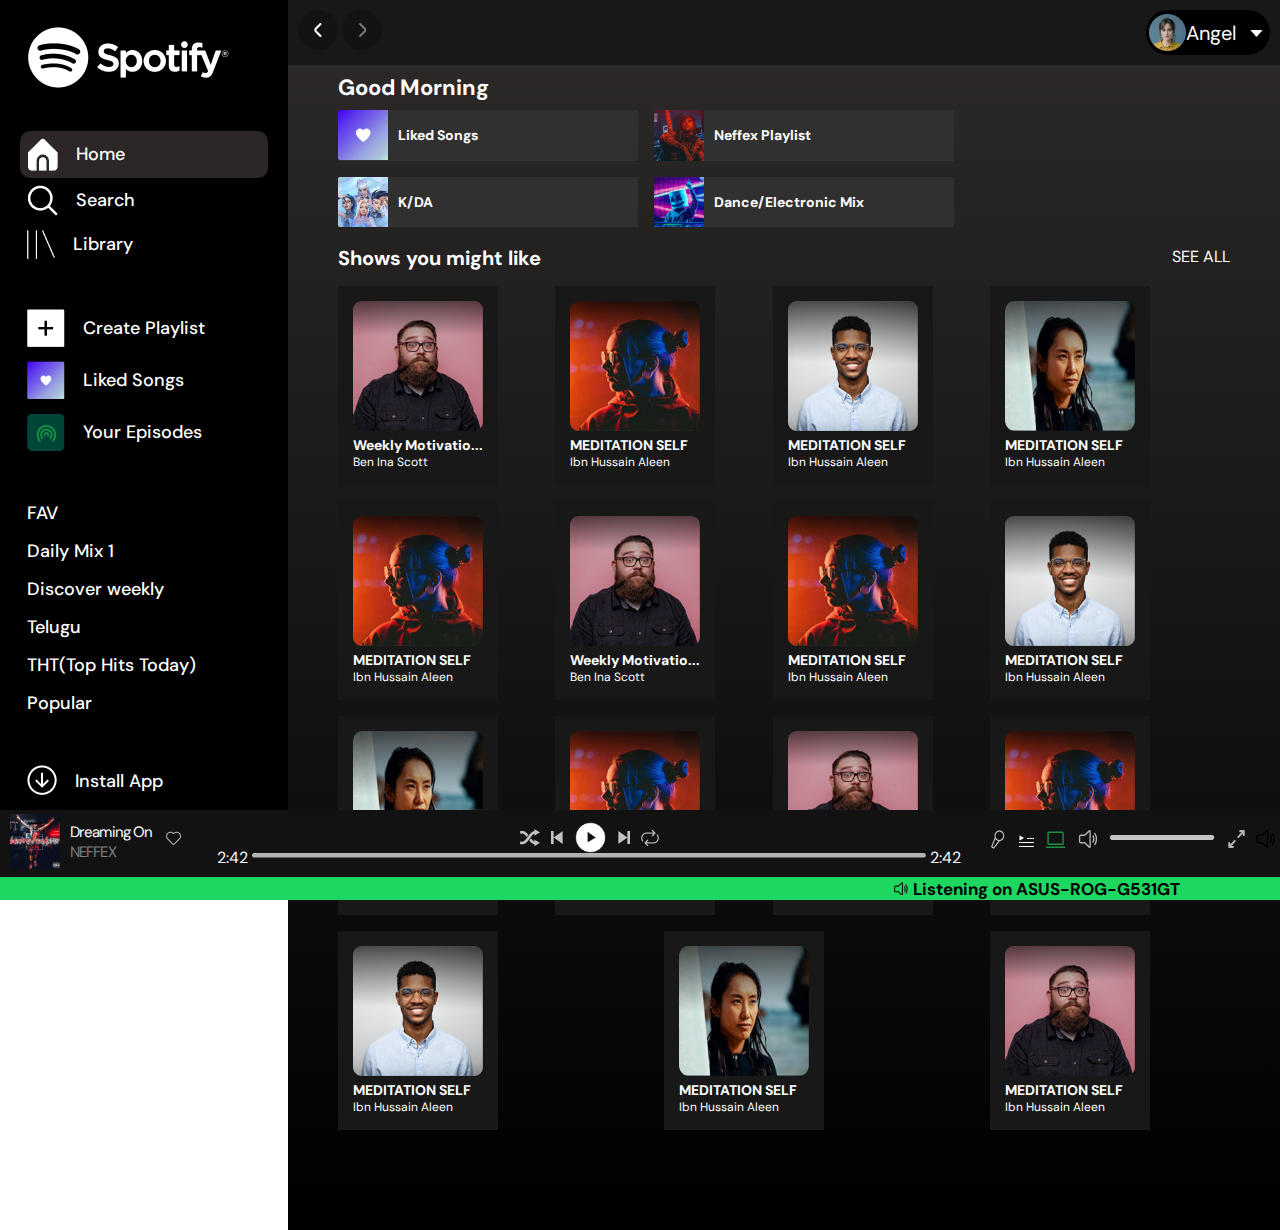
<file: index.html>
<!DOCTYPE html>
<html lang="en">

<head>
    <meta charset="UTF-8">
    <meta name="viewport" content="width=device-width, initial-scale=1.0">
    <title>Spotify(Clone!!!)</title>
    <link rel="stylesheet" href="./style.css" />
    <!-- <link href="https://cdn.jsdelivr.net/npm/bootstrap@5.3.1/dist/css/bootstrap.min.css" rel="stylesheet"
        integrity="sha384-4bw+/aepP/YC94hEpVNVgiZdgIC5+VKNBQNGCHeKRQN+PtmoHDEXuppvnDJzQIu9" crossorigin="anonymous"> -->
</head>

<body>
    <main class="body">
        <nav class="sidebar">
            <div class="main-logo">
                <a href="#"><img src="./Icons/Spotify logo.png" alt=""></a>
            </div>

            <div class="nav">
                <a href="#" style="background-color: rgb(44, 38, 38);border-radius: 10px;"><img src="./Icons/Home.png">
                    <p>Home</p>
                </a>
                <a href="#"><img src="./Icons/Search.png">
                    <p>Search</p>
                </a>
                <a href="#"><img src="./Icons/Your library.png" alt="">
                    <p>Library</p>
                </a>
            </div>

            <div class="personal">
                <a href="./playlist.html"><img src="./Icons/plus.png" alt="">
                    <p>Create Playlist</p>
                </a>
                <a href="#"><img src="./Icons/purpleheart.png" alt="">
                    <span>Liked Songs</span>
                </a>
                <a href="#"><img src="./Icons/hotspot.png" alt="">
                    <span>Your Episodes</span>
                </a>
            </div>

            <div class="recents">
                <div>
                    <a href="#">FAV</a>
                </div>
                <div>
                    <a href="#">Daily Mix 1</a>
                </div>
                <div>
                    <a href="#">Discover weekly</a>
                </div>
                <div>
                    <a href="#">Telugu</a>
                </div>
                <div>
                    <a href="#">THT(Top Hits Today)</a>
                </div>
                <div>
                    <a href="#">Popular</a>
                </div>
            </div>

            <div class="install">
                <a href="#">
                    <img src="./Icons/download.png" alt="">
                    <span>Install App</span>
                </a>
            </div>
        </nav>

        <main class="hero">
            <div class="head">
                <div class="direction">
                    <a href="#">
                        <img src="./Icons/backward.png" alt="">
                    </a>
                    <a href="#">
                        <img src="./Icons/forward.png" alt="">
                    </a>
                </div>
                <div class="user">
                    <a href="#">
                        <img src="./Icons/imgs/profile.png" alt="">
                        <span style="margin-right:10px ;">Angel</span>
                        <img src="./Icons/down.png" alt="">
                    </a>
                </div>
            </div>
            <div class="welcome">
                <h1>Good Morning</h1>
                <div class="Liked">
                    <div class="liked">
                        <img src="Icons/imgs/Purple-big.png" alt="" />
                        <h2>Liked Songs</h2>
                    </div>

                    <div class="liked">
                        <img src="Icons/imgs/man.png" alt="" />
                        <h2>Neffex Playlist</h2>
                    </div>

                    <div class="liked">
                        <img src="Icons/imgs/KDA.png" alt="" />
                        <h2>K/DA</h2>
                    </div>
                    <div class="liked">
                        <img src="Icons/imgs/marshmellow.png" alt="" />
                        <h2>Dance/Electronic Mix</h2>
                    </div>
                </div>
            </div>

            <div class="shows">
                <div>
                    <h1>Shows you might like</h1>
                    <a href="playlist.html">See all</a>

                </div>

                <div class="showsCards">
                    <div class="showCard card21">
                        <img src="Icons/imgs/Rectangle 21.png" alt="" />
                        <h2>Weekly Motivatio...</h2>
                        <p>Ben Ina Scott</p>
                    </div>
                    <div class="showCard card22">
                        <img src="Icons/imgs/Rectangle 22.png" alt="" />
                        <h2>MEDITATION SELF</h2>
                        <p>Ibn Hussain Aleen</p>
                    </div>

                    <div class="showCard card23">
                        <img src="Icons/imgs/Rectangle 23.png" alt="" />
                        <h2>MEDITATION SELF</h2>
                        <p>Ibn Hussain Aleen</p>
                    </div>

                    <div class="showCard card16">
                        <img src="Icons/imgs/Rectangle 16.png" alt="" />
                        <h2>MEDITATION SELF</h2>
                        <p>Ibn Hussain Aleen</p>
                    </div>

                    <div class="showCard card22">
                        <img src="Icons/imgs/Rectangle 22.png" alt="" />
                        <h2>MEDITATION SELF</h2>
                        <p>Ibn Hussain Aleen</p>
                    </div>
                    <div class="showCard card21">
                        <img src="Icons/imgs/Rectangle 21.png" alt="" />
                        <h2>Weekly Motivatio...</h2>
                        <p>Ben Ina Scott</p>
                    </div>
                    <div class="showCard card22">
                        <img src="Icons/imgs/Rectangle 22.png" alt="" />
                        <h2>MEDITATION SELF</h2>
                        <p>Ibn Hussain Aleen</p>
                    </div>

                    <div class="showCard card23">
                        <img src="Icons/imgs/Rectangle 23.png" alt="" />
                        <h2>MEDITATION SELF</h2>
                        <p>Ibn Hussain Aleen</p>
                    </div>
                    <div class="showCard card16">
                        <img src="Icons/imgs/Rectangle 16.png" alt="" />
                        <h2>MEDITATION SELF</h2>
                        <p>Ibn Hussain Aleen</p>
                    </div>

                    <div class="showCard card22">
                        <img src="Icons/imgs/Rectangle 22.png" alt="" />
                        <h2>MEDITATION SELF</h2>
                        <p>Ibn Hussain Aleen</p>
                    </div>
                    <div class="showCard card21">
                        <img src="Icons/imgs/Rectangle 21.png" alt="" />
                        <h2>Weekly Motivatio...</h2>
                        <p>Ben Ina Scott</p>
                    </div>
                    <div class="showCard card22">
                        <img src="Icons/imgs/Rectangle 22.png" alt="" />
                        <h2>MEDITATION SELF</h2>
                        <p>Ibn Hussain Aleen</p>
                    </div>

                    <div class="showCard card23">
                        <img src="Icons/imgs/Rectangle 23.png" alt="" />
                        <h2>MEDITATION SELF</h2>
                        <p>Ibn Hussain Aleen</p>
                    </div>

                    <div class="showCard card16">
                        <img src="Icons/imgs/Rectangle 16.png" alt="" />
                        <h2>MEDITATION SELF</h2>
                        <p>Ibn Hussain Aleen</p>
                    </div>

                    <div class="showCard card21">
                        <img src="Icons/imgs/Rectangle 21.png" alt="" />
                        <h2>MEDITATION SELF</h2>
                        <p>Ibn Hussain Aleen</p>
                    </div>

                </div>
            </div>
            <div class="dummy" style="height: 100px;"></div>
        </main>

        <footer>
            <div class="playback">
                <div class="current-song">
                    <img src="./Icons/imgs/playing-img.png" alt="" width="50">
                    <div>
                        <p>Dreaming On</p>
                        <p style="color: grey !important;">NEFFEX</p>
                    </div>
                    <a><img src="./Icons/heart.png" alt=""></a>
                </div>
                <div class="controls">
                    <div class="main-controls">
                        <a href="#"><img src="./Icons/shuffle.png" alt=""></a>
                        <a href="#"><img src="./Icons/previous.png" alt=""></a>
                        <a href="#"><img src="./Icons/resume.png" alt="" width="35"></a>
                        <a href="#"><img src="./Icons/next.png" alt=""></a>
                        <a href="#"><img src="./Icons/loop.png" alt=""></a>
                    </div>
                    <div class="music-bar">
                        <a href="#">2:42 <img src="./Icons/big-music-bar.png" alt=""
                                style="position: relative;top:-5px"> 2:42</a>
                    </div>
                </div>
                <div class="extra-controls">
                    <a href=""><img src="./Icons/microphone.png" alt=""></a>
                    <a href=""><img src="./Icons/queue.png" alt=""></a>
                    <a href="#"><img src="./Icons/devices.png" alt=""></a>
                    <a href="#"><img src="./Icons/speaker-white.png" alt=""></a>
                    <a href="#"><img src="./Icons/volume-bar.png" style="position: relative;top:-7px;" alt=""></a>
                    <a href="#"><img src="./Icons/strech-speaker.png" alt=""></a>
                </div>
            </div>
            <div class="current-device">
                <p style="color: black !important;margin-inline:100px;">
                    <svg width="17" height="18" viewBox="0 0 17 12" fill="none" xmlns="http://www.w3.org/2000/svg">
                        <path
                            d="M10.9254 3.1876C10.9254 2.37835 10.0654 1.9501 9.52139 2.4871L6.48862 5.48185C6.39605 5.57348 6.27644 5.62418 6.15247 5.62435H3.66914C3.26634 5.62435 2.88004 5.80214 2.59522 6.1186C2.3104 6.43507 2.15039 6.86429 2.15039 7.31185V10.6846C2.15039 11.1321 2.3104 11.5614 2.59522 11.8778C2.88004 12.1943 3.26634 12.3721 3.66914 12.3721H6.15314C6.27711 12.3723 6.39672 12.423 6.48929 12.5146L9.52071 15.5101C10.0648 16.0471 10.9254 15.6181 10.9254 14.8096V3.1876ZM7.16227 6.3226L9.91289 3.60535V14.3918L7.16227 11.6738C6.88429 11.3991 6.52521 11.2472 6.15314 11.2471H3.66914C3.53487 11.2471 3.40611 11.1878 3.31117 11.0823C3.21623 10.9769 3.16289 10.8338 3.16289 10.6846V7.3126C3.16289 7.16341 3.21623 7.02034 3.31117 6.91485C3.40611 6.80936 3.53487 6.7501 3.66914 6.7501H6.15314C6.52521 6.74999 6.88429 6.59814 7.16227 6.32335V6.3226Z"
                            fill="black" />
                        <path
                            d="M13.62 4.42277C13.6735 4.37884 13.7342 4.34704 13.7987 4.32918C13.8632 4.31132 13.9302 4.30776 13.996 4.3187C14.0617 4.32963 14.1249 4.35485 14.1819 4.39291C14.2389 4.43097 14.2886 4.48113 14.3281 4.54052C15.1888 5.83044 15.6525 7.39423 15.6504 9.00002C15.6523 10.6059 15.1884 12.1697 14.3274 13.4595C14.2459 13.5741 14.1274 13.6489 13.9971 13.6681C13.8668 13.6874 13.7348 13.6495 13.6292 13.5626C13.5235 13.4757 13.4524 13.3466 13.4309 13.2025C13.4094 13.0584 13.4392 12.9106 13.514 12.7905C14.2459 11.6942 14.64 10.365 14.6379 9.00002C14.64 7.63508 14.2459 6.30579 13.514 5.20952C13.4745 5.15013 13.4459 5.08267 13.4298 5.01099C13.4137 4.93931 13.4105 4.86481 13.4204 4.79175C13.4302 4.7187 13.4529 4.64851 13.4872 4.5852C13.5214 4.52189 13.5666 4.46669 13.62 4.42277Z"
                            fill="black" />
                        <path
                            d="M12.3718 6.27751C12.4303 6.24229 12.4944 6.2202 12.5605 6.21252C12.6267 6.20484 12.6935 6.21171 12.7573 6.23275C12.821 6.25378 12.8804 6.28856 12.9321 6.33511C12.9837 6.38165 13.0266 6.43905 13.0583 6.50401C13.4201 7.24651 13.6253 8.09776 13.6253 9.00001C13.6264 9.87151 13.4315 10.7295 13.0583 11.496C12.9944 11.6273 12.8861 11.725 12.7574 11.7676C12.6287 11.8102 12.49 11.7943 12.3718 11.7233C12.2537 11.6523 12.1657 11.532 12.1274 11.389C12.089 11.2459 12.1034 11.0918 12.1673 10.9605C12.4508 10.3778 12.6128 9.71101 12.6128 9.00001C12.6128 8.28901 12.4508 7.62226 12.1673 7.03951C12.1356 6.97452 12.1158 6.90322 12.1089 6.8297C12.102 6.75618 12.1083 6.68188 12.1273 6.61104C12.1463 6.5402 12.1776 6.47422 12.2196 6.41686C12.2616 6.35951 12.3133 6.3119 12.3718 6.27676V6.27751Z"
                            fill="black" />
                    </svg>
                    Listening on ASUS-ROG-G531GT
                </p>
            </div>
        </footer>

    </main>
















    <!-- <script src="https://cdn.jsdelivr.net/npm/@popperjs/core@2.11.8/dist/umd/popper.min.js"
        integrity="sha384-I7E8VVD/ismYTF4hNIPjVp/Zjvgyol6VFvRkX/vR+Vc4jQkC+hVqc2pM8ODewa9r"
        crossorigin="anonymous"></script>
    <script src="https://cdn.jsdelivr.net/npm/bootstrap@5.3.1/dist/js/bootstrap.min.js"
        integrity="sha384-Rx+T1VzGupg4BHQYs2gCW9It+akI2MM/mndMCy36UVfodzcJcF0GGLxZIzObiEfa"
        crossorigin="anonymous"></script> -->
</body>

</html>
</file>
<file: style.css>
@import url('https://fonts.googleapis.com/css2?family=DM+Sans:opsz@9..40&display=swap');

:root {
    --black: #000;
    --grey: #121212;
    --light-grey: #181818;
    --white: #fff;
}
*{
    color:var(--white) !important;
    margin:0px;
    padding:0px;
}
a{
    text-decoration: none !important; 
}
.body{
    display: flex;
    flex:1;
    font-family: 'DM Sans', sans-serif;

}
.sidebar{
    display: flex;
    flex-direction: column;
    flex:0.20;
    position: sticky;
    top:0px;
    padding: 20px 20px;
    justify-content: space-between;
    height: 87vh;
    background-color: var(--black);
    font-family: DM Sans;
    font-size: 18px;
    font-weight: 500;
}

.sidebar img{
    margin-right: 18px;

}
.sidebar a{
    display: flex;
    flex-direction: row;
    align-items: center;
    height:35;
    padding:7px;
}
.sidebar a:hover{
    background-color: var(--light-grey);
    cursor: pointer;
    border-radius: 10px;
}

.hero{
    background-image: linear-gradient(to bottom,rgb(46, 42, 42),black);
    display: flex;
    flex-direction: column;
    flex:0.80;
    /* height: 100vh; */
}

.head{
    position: sticky;
    top:0px;
    display: flex;
    justify-content: space-between;
    padding: 10px;
    background-color: var(--light-grey);
}
.user{
    background-color: var(--black);
    border-radius: 30px;
    display: flex;
    justify-content: center;
    align-items: center;
    padding: 3px;
}
.user>a{
    display: flex;
    justify-content: center;
    align-items: center;
    color: #FFF;
    font-family: DM Sans;
    font-size: 20px;
}

footer{
    width: 100%;
    height: 10vh;
    position: fixed;
    bottom:0px;
    background-color: var(--grey);
    display: flex;
    flex-direction: column;
    justify-content: space-between;
    align-items: center;
    z-index: 500;
}
.playback{
    width: 100%;
    height: 7vh;
    display: flex;
    justify-content: space-between;
    align-items: center;
}
.current-song{
    display: flex;
    justify-content: space-between;
    align-items: center;
    height: 10px;
    object-fit: cover;
    font-family: DM Sans;
    font-size: 15px;
    letter-spacing: -0.9px;
}
.current-song img{
    /* width: 50px; */
    margin-inline:10px;
}
.controls{
    /* height: 10vh; */
    display: flex;
   flex-direction: column;
   /* gap: 0.5rem; */
}
.main-controls{
    display: flex;
    position: relative;
    top:9px;
    justify-content: center;
    align-items: center;
}
.music-bar{
    position: relative;
    top:-4px;
    display: flex;
    justify-content: center;
    align-items: center;
}
.extra-controls{
    display: flex;
    justify-content: space-between;
    align-items: center;
    padding:auto;
}
.extra-controls img{
    padding-inline: 5px;
}
.current-device{
    width: 100%;
    background-color: #1ED760;
    text-align: right;
    font-family: DM Sans;
    font-size: 17px;
    font-weight: 700;
}

.welcome{
    padding: 0 50px;
  }
  .welcome>h1{
    color: whitesmoke;
    font-size: 22px;
    margin: 8px 0;
  }
 
  .Liked{
    display: flex;
    gap: 1rem;
    flex-wrap: wrap;
   
  }
 
  .liked{
    display: flex;
    align-items: center;
    width: 300px;
    background-color:#303030 ;
    transition: all 0.2s ease-in;
  }
  .liked:hover{
   cursor: pointer;
   box-shadow: 1px 1px 10px gray;
  }
  .liked>img{
    width: 50px;
    margin-right: 10px;
  }
  .liked>h2{
    font-size: 14px;
    color: whitesmoke;
    word-break: break-all;
  }
 
 .shows{
    padding: 0px 50px;
   
 }
 .shows>div{
    display: flex;
    
    align-items: center;
    justify-content: space-between;
 }
 
 .shows>div>a{
    color: whitesmoke;
    text-transform: uppercase;
    transition: all 0.2s ease-in-out;
 }
 .shows>div>a:hover{
   cursor: pointer;
   color: white;
   font-weight: 600;
 }
 
 .shows>div>h1{
    margin-top: 18px;
    font-size: 20px;
    color: whitesmoke;
    margin-bottom: 15px;
 }
 
 .showsCards{
    padding-right: 80px;
    display: flex;
    gap: 1rem;
    flex-wrap: wrap;
 }
  .showCard{
    background-color: #181818;
    padding: 15px;
    transition: all 0.2s ease-in-out;
    
  }
  .showCard:hover{
   cursor: pointer;
   box-shadow: 1px 1px 10px gray;
  }
  .showCard>h2{
    font-size: 14px;
    color: whitesmoke;
  }
  .showCard>p{
    font-size: 12px;
    color: whitesmoke;
  }
  .showCard>img{
    width: 130px;
    height: 130px;
  }
</file>
